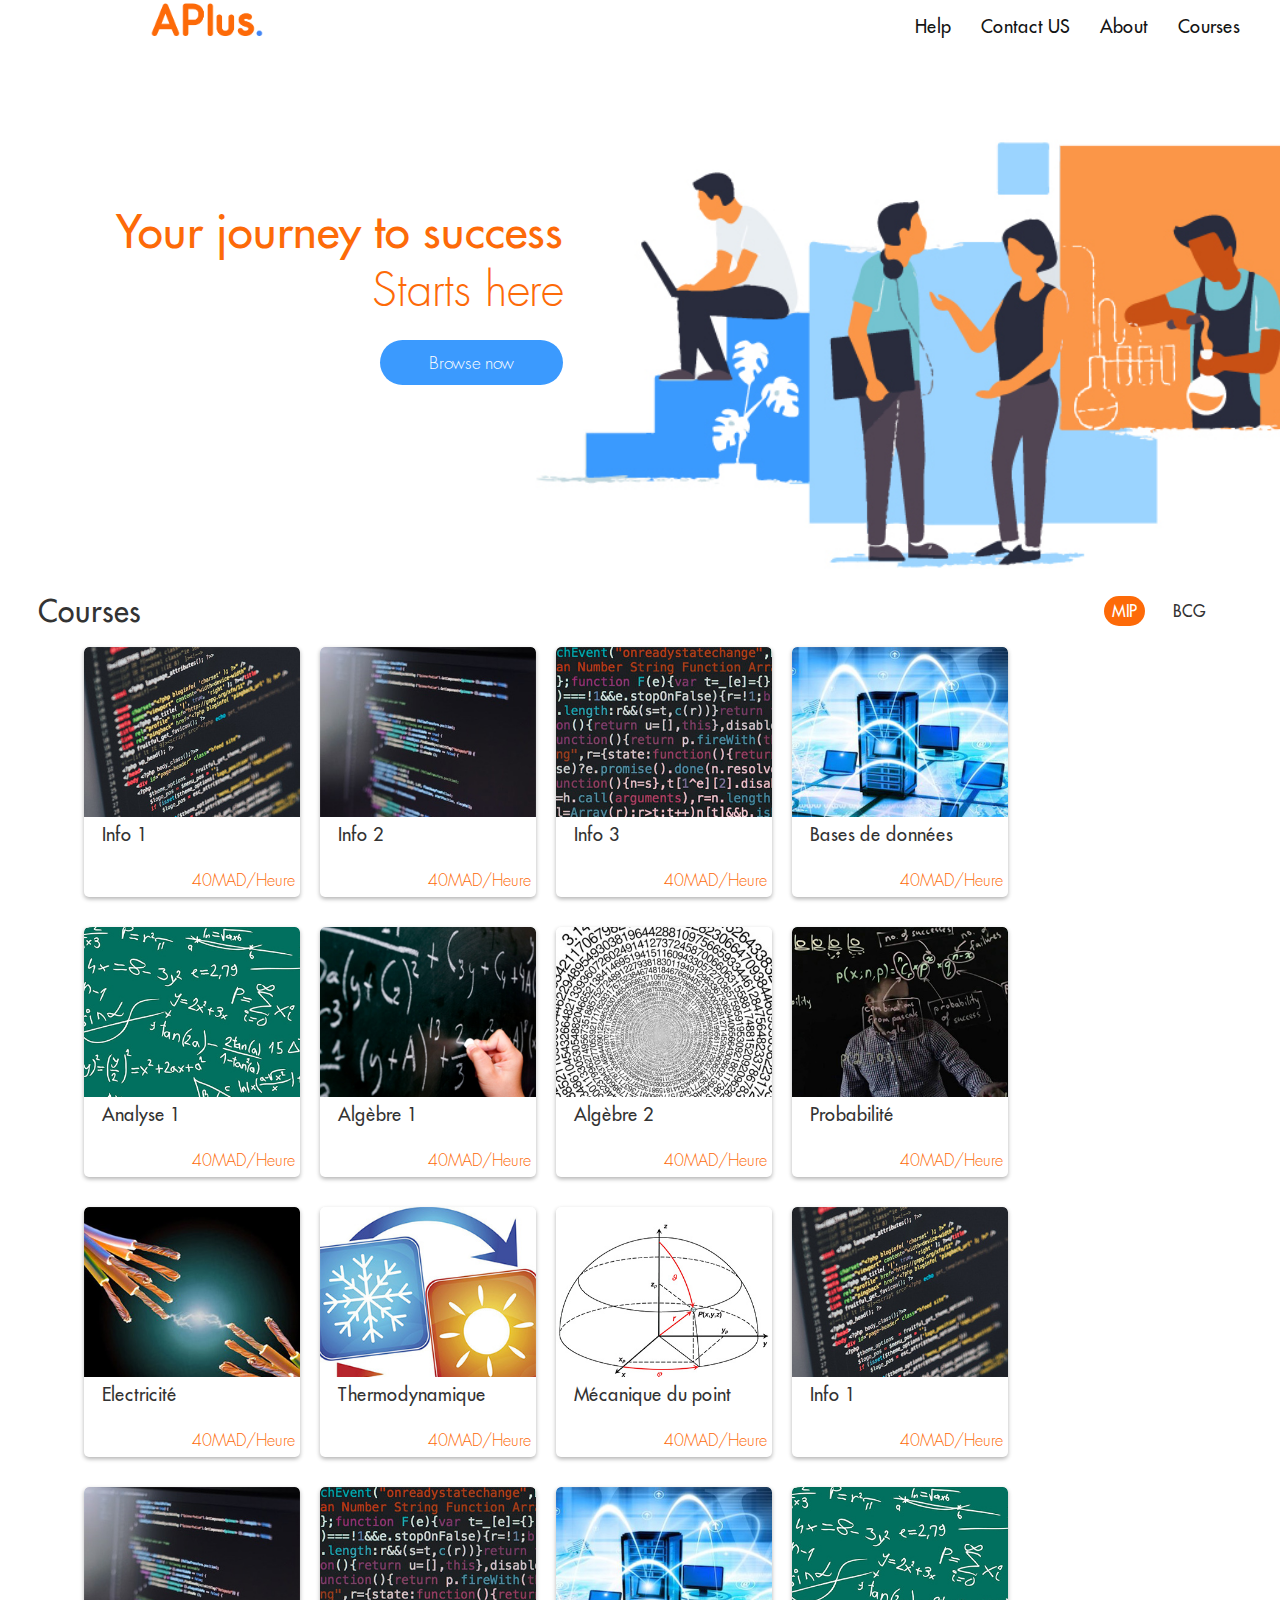
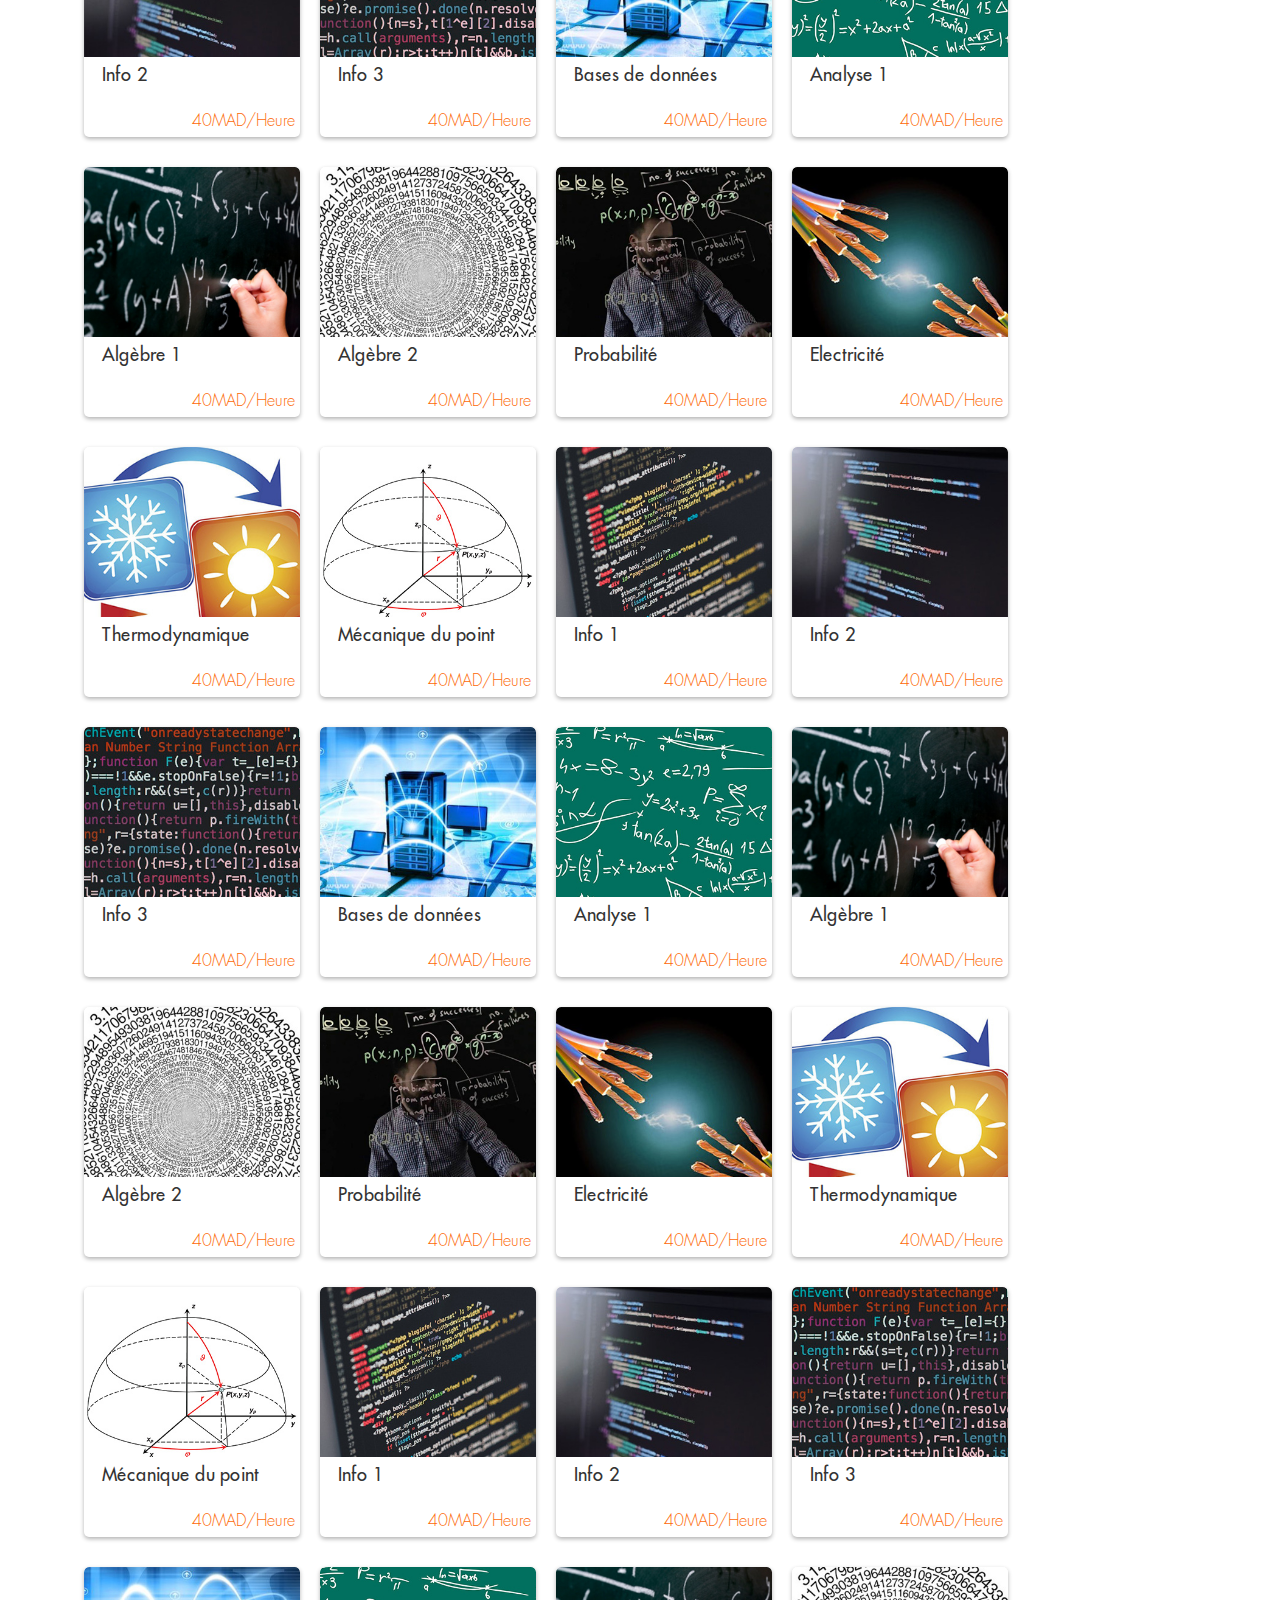
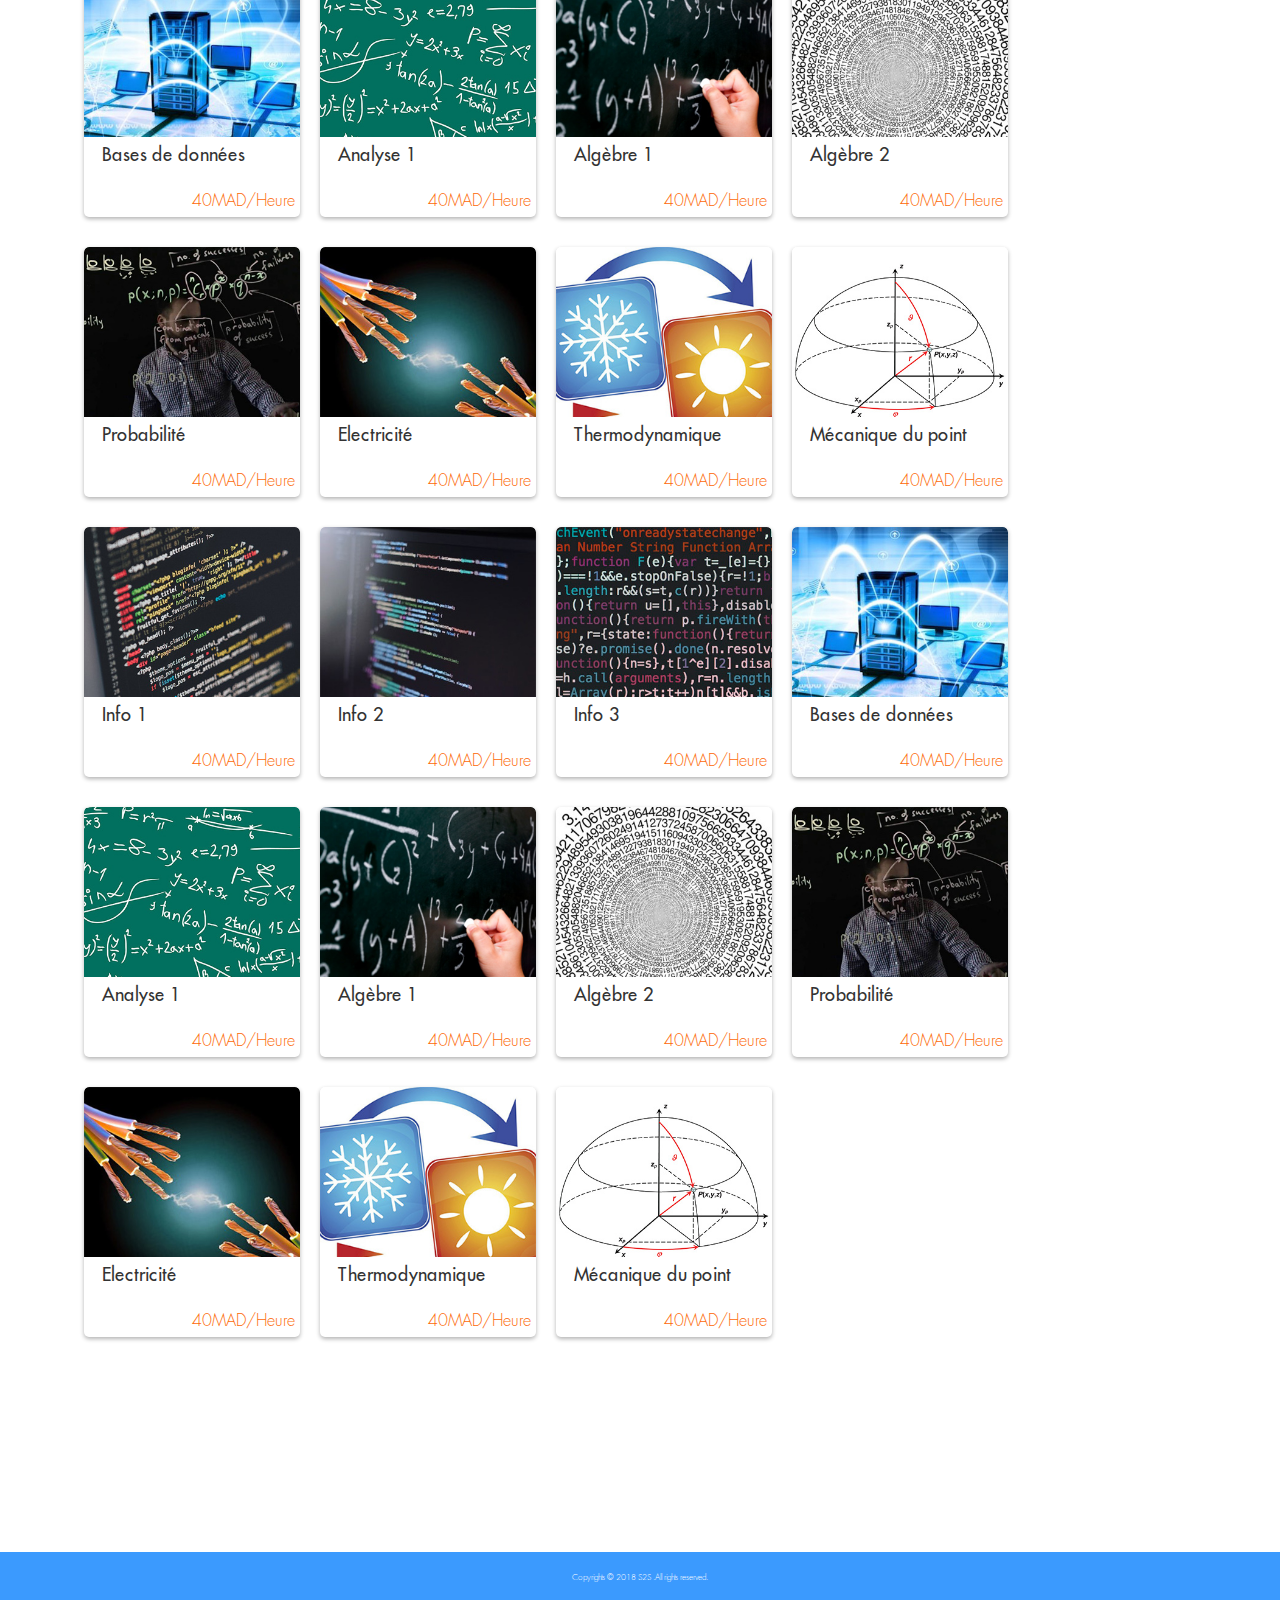
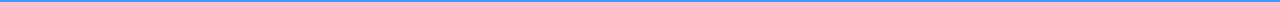
<file: index.html>
<!DOCTYPE html>
<html>
<head>
	<title>APlus</title>
	<meta charset="utf-8">
	<meta name="Viewport" content="width=device-width , initial-scale=1.0">
  <meta name="theme-color" content="#FD6A08">
	<link rel="stylesheet" type="text/css" href="./style.css">
	<link rel="stylesheet" type="text/css" href="./web_style.css">
  <link rel="icon" href="./icons/favicon.png">
</head>
<body>
	<div id="dark" class="hide"></div>
	<div id="content">
		
		<div id="navbar">
			<img id="menu-icon" height="20px" src="./icons/menu.png">
			   <div id="drop-down-menu">
			   	     <div class="categories-button" id="courses-button">
			   	     <span class="menu-title">Courses</span>
			   	     </div>
			   	     <div class="categories-button" id="about-button">
			   	     <span class="menu-title" >About</span>
			   	     </div>
			   	     <div class="categories-button" id="contact-button">
			   	     <span class="menu-title">Contact US</span>
			   	     </div>
			   	     <div class="categories-button" id="help-button">
			   	     <span class="menu-title">Help</span>
			   	     </div>
			    </div>
			
			<img id="s2s-logo-navbar" height="40px" src="./images/logo.png">
			<!-- <div id="search-bar" class="hide">
				<input type="text" name="search" placeholder="Recherche">
				<div id="search-results">
	        	
	        		
	        	
				</div>
			</div> -->
		</div>
	    <div id="main-content">
	     
	        <div id="banner">
	        <span id="bannerq_1">Your journey to success</span>
			<span id="bannerq_2">Starts here</span>
			<!-- <input type="text" id="searchbar" placeholder="Search" value="Hhhhhhhhh"> -->
	        <div id="browse" class="dark-button"><span class="button-label">Browse now</span></div>
	        </div>
<!--*************************courses*******************-->
	        	<div id="courses_titles">
	        		<span id="courses_title">Courses</span>
	        		<div>
	        		   <span id="mip-button" class="clicked">MIP</span>
					   <span id="bcg-button">BCG</span>
                       <span id="eco-button" class="hide">_</span>
	        		</div>
	        	</div>
<div id="courses-container">
	        

<!--****MIP****-->
<div id="MIP-container" >

</div>


<!--*****BCG****-->
<div id="bcg-container" >

</div>

<!--*****ECO****-->
<div id="eco-container" >

</div>
<!--********************************************************-->
</div>
<!--************course popup************-->
<div id="course-popup" class="hide">
	<img id="close-icon-course-popup" height="20px" src="./icons/close_black.png">
	<!-- <span id="course-popup-informations-title">Course informations</span> -->
	<div id="course-popup-thumbnail"></div>
	<div id="course-popup-details">
		<span id="course-popup-title">Info 1</span>
		<span class="course-popup-comment">-For informations about the pricing click on <span id="course-popup-help">Help</span>.</span>
    <span class="course-popup-comment">-For any additional informations please <span id="course-popup-contact">contact us</span>.</span>
	</div>
	<a id="course-popup-form-button-link" href="#"><div id="course-popup-form-button"><span>Register Now</span></div></a>
</div>

<!--about-->
       <div id="about" class="hide">
       	<span>About</span>
       	<img id="close-icon-about" height="20px" src="./icons/close.png">
       <div id="s2s_splash"></div>
       <div id="about_line"></div>
       <div id="about_line1"></div>
       <div id="discription">
       	<span class="discription">
 En tant qu'étudiants, nous savons tous qu'il est difficile de se lever tôt tous les jours pour aller en classe, le grand nombre de cours, le stress des tests et des examens, la pression d'être le meilleur. Au milieu de tous ces défis, nous nous retrouvons à chercher de l'aide auprès de différentes sources.
       </span>
       <span class="discription">
 D'après nos expériences personnelles, le moyen le plus rapide de comprendre un concept est quand vous avez un ami qui est le meilleur dans ce qu’il fait et qu’il siège avec vous pendant trois heures deux nuits avant un examen. Essentiellement, vous apprenez de son expérience comme si elle vous appartenait.
       </span>
       <span class="discription">
Notre mission est de rendre les meilleurs étudiants de notre université des amis de tout le monde.
       </span>
       <span class="discription">
Nos formateurs sont n'ont seulement spécialisé dans les modules qu’ils enseignent mais aussi familiarisé avec le système de leurs universités, comme ça nos clients vont apprendre de leurs expériences, et leurs astuces vont les aider pour valider leurs modules.
       </span>
       </div>
       	
       </div>
<!--Contact US-->
    <div id="contact" class="hide">
       <span id="section-contact">Contact</span>
       <img id="close-icon-contact" height="20px" src="./icons/close_black.png">
       <div class="social_media">
          <a href="http://www.facebook.com/aplus.ma/"><img class="contact-icon" height="40px" src="./icons/facebook.png"></a>
          <span>Facebook.com/aplus.ma</span>
       </div>
      <!-- <div class="social_media">
       	  <img class="contact-icon" height="40px" src="./icons/gmail.png">
          <span>s2student01@gmail.com</span>
       </div>-->
       <div class="social_media">
          <img class="contact-icon" height="40px" src="./icons/whatsapp.png">
          <span>0610129299</span>
       </div>
   </div>

<!--Help-->
       <div id="help" class="hide">
       	   <img id="close-icon-help" height="20px" src="./icons/close_black.png">
           <span id="help-section-title">Help</span>
           <span class="subsection-title">I - Registration</span>
           <div id="registration">
           	     <span>1 - Choose a course.</span>
           	     <span>2 - Click it.</span>
           	     <span>3 - Fill in the registration form.</span>
           	     <span style="font-size:15px" >- to register for multiple courses just select them all in the form.</span>
           	
           </div>
           <span class="subsection-title">II - Pricing</span>
           <div id="pricing">
           <span style="color: red">- The first hour of all subjects on this platform is free.</span><br>
           <span>- there are 4 packs, you can choose the pack you want in the form.</span><br>
           <table>
               <tr>
               	 <td class="t1">+ de 4 Personnes</td>
               	 <td class="t2">30Dhs/heure</td>
               </tr>
               <tr>
               	 <td class="t1">3 Personnes</td>
               	 <td class="t2">40Dhs/heure</td>
               </tr>
               <tr>
               	 <td class="t1">2 Personnes</td>
               	 <td class="t2">60Dhs/heure</td>
               </tr>
               <tr>
               	 <td class="t1">Individuel</td>
               	 <td class="t2">120Dhs/heure</td>
               </tr>
           </table>
           <span>- if you buy the 8hour pack, you get a 10% off.</span><br>
           <span>- if you chose the individual pack we will contact you to set up the time of the session right after filling the form.</span><br>
           <span>- if you chose one of the other packs we will contact you when a groupe is available.</span><br>
           <span>- you can contact us to change your pack anytime you want.</span><br>
           <span>- for any additional informations feel free to contact us.</span><br>
           </div>
       	
       </div>
<!--footer-->
      <div id="prefooter"></div>
	    <div id="footer" >
	    	<span id="Copyrights">Copyrights © 2018 S2S .All rights reserved.</span>
	    </div>


	</div>
<script type="text/javascript" src="main_script.js"></script>
</body>
      
</html>
</file>
<file: style.css>
*{
	box-sizing: border-box;
}
@font-face {
    font-family: Futura LT;
    src: url(FuturaLT-Light.ttf);
    font-weight: lighter;
}
@font-face {
    font-family: Futura LT;
    src: url(FuturaLT.ttf);
    font-weight: bold;
}

body{
	margin: 0;
}

a{
	text-decoration: none;
	color: inherit;
}

#content{
	position: relative;
	margin: none;
    height: auto;
}

#navbar{
	width: 100%;
	height: 51px;
	position: relative;
	background-color: white;
	margin: none;
	box-shadow: 0 4px 8px 0 rgba(0, 0, 0, 0.5);
}
#menu-icon{
	display: block;
	position: absolute;
	top: 15px;
	left: 15px;
	cursor: pointer;
}
#drop-down-menu{
	display: block;
	position: fixed;
	width: 75%;
	height: 100%;
	z-index: 2;
	left: -75%;
	background-color: #FD6A08;
	box-shadow: 0 4px 8px 0 rgba(0, 0, 0, 0.5);

}
.categories-button{
	width: 100%;
	height: 51px;
	text-decoration: center;
	cursor: pointer;

}
.categories-button:hover{
	background-color: white ;
}

#s2s-logo-navbar{
	display: block;
	position: relative;
	top: 5px;
    margin: auto;
}


#main-content{
	background-color: white;
	width: 100%;
}

#banner {
width: 100%;
height: 320px;
position: relative;
background-size: cover;
background-repeat: no-repeat;
background-image: url('./images/banner_mobile.jpg'); 
background-position: center;
}

#bannerq_1 , #bannerq_2{
	visibility: hidden;
	display: block;
	color: #FD6A08;
    position: absolute;
    font-family: "Futura LT";
    font-size: 20pt; 
    right:15%;
}


#bannerq_1{
top:100px;
font-weight: bold;
}

#bannerq_2{
top: 130px;
font-weight: lighter;
}

#banner #browse{
	visibility: hidden;
	display: block;
	border-radius: 50px;
	position: absolute;
	text-align: center;
	width: 183px;
	height: 45px;
	right: 56%;
	transform: translateX(56%);
	font-family: "Futura LT";
	font-size: 17px;
	color: white;
	cursor: pointer;
	background-color: #3B9AFE;
	top: 235px;
}

/***************courses*********************/

#courses-container{
	min-height: 500px;

}
#courses_titles{
	position: relative;
	width: 94%;
	margin: auto;
	margin-top: 10px;
}
#courses_titles #courses_title{
	position: relative;
	color: #333333;
	font-family: "Futura LT";
	font-size: 30px;
	font-weight: bold;
}
#courses_titles div{

position: absolute;
bottom: 10px;
right: 0;

}
#eco-button{
	width: 0 !important;
	margin-left: 0 !important;
	visibility: hidden;
}
#courses_titles #mip-button,#bcg-button,#eco-button{
font-family: "Futura LT";
font-weight: bold;
color: #333;
padding: 5px;
padding-left: 8px;
padding-right: 8px;
cursor: pointer;
}
#mip-button:hover,#bcg-button:hover,#eco-button:hover{
	background-color: #FB9648;
	border-radius: 50px;
	color: white !important;
}
#bcg-button,#eco-button{
margin-left: 16px;
}
.clicked{
background-color: #FD6A08 ;
border-radius: 50px;
color: white !important;
}
/********************course popup********************/
#course-popup{
	position: fixed;
	top: 0;
	width: 100%;
	height: 100%;
	background-color: white;
	opacity: 0;
    transition: opacity 200ms linear;
	z-index: 2;
}
#course-popup #course-popup-informations-title{
	display: block;
	color: #333333;
	font-family: "Futura LT";
	font-size: 25px;
	font-weight: bold;
	margin-left: 22px;
	margin-top: 50px;
}
#close-icon-course-popup{
	position: absolute;
	right: 10px;
	top: 10px;
	cursor: pointer;
}
#course-popup-thumbnail{
	width: 300px;
	height: 300px;
	margin: auto;
	margin-top: 50px;
	border-radius: 5px;
	box-shadow: 0 2px 4px 0 rgba(0, 0, 0, 0.3);
}
#course-popup-title{
	display: block;
	color: #333333;
	font-family: "Futura LT";
	font-size: 25px;
	font-weight: bold;
	margin-left: 30px;
	margin-top: 10px;
}
.course-popup-comment{
	display: block;
	color: #333333;
	font-family: "Futura LT";
	font-size: 15px;
	font-weight: lighter;
	margin-left: 30px;
	margin-top: 8px;
}
#course-popup-help,#course-popup-contact{
	color: #7CAE1A;
	cursor: pointer;
}
#course-popup-form-button{
	position: relative;
	display: block;
	border-radius: 50px;
	width: 300px;
	height: 45px;
	font-family: "Futura LT";
	font-size: 18px;
	font-weight: lighter;
	color: white;
	cursor: pointer;
	background-color: #FD6A08;
	margin: auto;
	margin-top: 15px;
}
#course-popup-form-button :hover{
font-size: 20px;
}
#course-popup-form-button span{
    position: absolute;
    top: 50%;
    left: 50%;
    transform: translate(-50%,-50%);

}

/******************background shade*******************/
#dark{
	position: fixed;
	background-color: rgb(0,0,0);
	opacity: 0;
	z-index: 2;
	width: 100%;
	height: 100%;
	transition: opacity 200ms linear;
	cursor: pointer;
}	

/**************about**************/
#about{
	position: absolute;
	width: 100%;
	background-color: #333333;
	padding-bottom : 50px;
	padding-top: 20px;
	top: 0;
	z-index: 3;
	opacity: 0;
    transition: opacity 200ms linear;
}
#close-icon-about{
	position: absolute;
	right: 10px;
	top: 10px;
	cursor: pointer;
}
#about span,#discription span{
	display: block;
	color: white;
	font-family: "Futura LT";
	font-size: 30px;
	font-weight: bold;
	margin-left: 25px;
}
#s2s_splash{
	width: 100%;
	height: 150px;
	background-size: cover;
    background-repeat: no-repeat;
    background-image: url('./images/logo.png'); 
    background-position: center;

}
#about_line{
	width: 94%;
	height: 3px;
	background-color: white;
	margin: auto;

}
#about .discription{
	display: block;
	color: white;
	font-family: "Futura LT";
	font-size: 15px;
	font-weight: lighter;
	margin-top: 25px;
	margin-left: 30px;
	margin-right: 20px;
}
/**********contact**************/
#contact{
	width: 100%;
	min-height: 700px;
	background-color: white;
	position: fixed;
	top: 0;
	z-index: 2;
	opacity: 0;
    transition: opacity 200ms linear;
}
#contact #section-contact{
	display: block;
	position: relative;
	color: #333333;
	font-family: "Futura LT";
	font-size: 30px;
	font-weight: bold;
	margin-left: 15px;
	margin-top: 30px;
	width: 33%;
	background-color: white;
	z-index: 2;
}
#close-icon-contact{
	position: absolute;
	top: 10px;
	right: 10px;
	cursor: pointer;
}
.social_media{
	position: relative;
	display: block;
	margin-left: 15px;
	margin-top: 15px;
}
.social_media span{
	font-family: "Futura LT";
	font-size: 17px;
	font-weight: bold;
	position: absolute;
	top: 50%;
	transform: translateY(-50%);
	left: 55px;
}
/***********Help***************/
#help{
	position: absolute;
	top: 0;
	width: 100%;
	background-color: white;
	opacity: 0;
    transition: opacity 200ms linear;
	z-index: 2;
}
#help #close-icon-help{
	position: absolute;
	top: 10px;
	right: 10px;
	cursor: pointer;
}
#help #help-section-title{
	display: block;
	color: #333333;
	font-family: "Futura LT";
	font-size: 30px;
	font-weight: bold;
	margin-left: 20px;
	margin-top: 15px;
}
.subsection-title{
	display: block;
	color: #7CAE1A;
	font-family: "Futura LT";
	font-size: 25px;
	font-weight: lighter;
	margin-left: 40px;
	margin-top: 15px;
	margin-bottom: 15px;
}

#registration span,#pricing span{
	display: block;
	color: #333333;
	font-family: "Futura LT";
	font-size: 18px;
	font-weight: lighter;
	margin-left: 60px;
	margin-top: 7px;
}

#pricing table{
	margin: auto;
	border-collapse: collapse;
	margin-bottom: 20px;
}
#pricing table td{
	height: 40px;
	border: #333 solid 1px;
	text-align: center;
	font-family: "Futura LT";
	font-size: 18px;
	font-weight: lighter;

}
#pricing table .t1{
   	width: 150px;
}
#pricing table .t2{
	width: 100px;
}


/***********footer***************/
#prefooter{
	width: 100%;
	height: 200px;
	clear: left;
}
/***/
#footer{
    background-color: #3B9AFE !important;
	position: relative;
	width: 100%;
	height: 50px;
	background-color: white;
	z-index: 1;

}

#Copyrights{
	display: block;
	position: absolute;
	transform: translate(-50%,-50%);
	left: 50%;
	top: 50%;
	font-family: "Futura LT";
	font-weight: lighter;
	font-size: 6pt;
	color: white;
	

}


/*********************menu animations****************************/

@-webkit-keyframes slide_left {
    from {left:0;}
    to {left: -75%;}
}
@keyframes slide_left {
    from {left:0;}
    to {left: -75%;}
}
@-webkit-keyframes slide_right {
    from {left:-75%;}
    to {left: 0;}
}
@keyframes slide_right {
    from {left:-75%;}
    to {left: 0;}
}
.hide{
		visibility: hidden !important;
}
.show{
	visibility: visible !important;
	height: 100%;
}

.fadein{
opacity: 0.5 !important;
}
.full-fadein{
opacity: 1 !important;
}
.fadeout{
opacity: 0;
}
.slide-right{
-webkit-animation: slide_right 300ms ease-in-out forwards;
animation: slide_right 300ms ease-in-out forwards;
}

.slide-left{
-webkit-animation: slide_left 300ms ease-in-out forwards;
animation: slide_left 300ms ease-in-out forwards;
}

/*******************************************************************/

.menu-title{
	display: block;
	padding-top: 15px;
	padding-bottom: 15px;
	position: relative;
	top:50%;
	transform: translateY(-50%);
	padding-left: 15px;
	font-family: "Futura LT";
	font-weight: bold;
	font-size: 18px;
	color: white;
}

.menu-title:hover{
	color: #141414;
}



.button-label{
	display: block;
	position: relative;
	top: 50%;
	transform: translateY(-50%);
}

.course{
	display: block;
	position: relative;
	background-color: white;
	width: 94%;
	height: 100px;
	margin: auto;
	margin-top: 15px;
	margin-bottom: 15px;
	box-shadow: 0 2px 4px 0 rgba(0, 0, 0, 0.3);
	border-radius: 5px;
	cursor: pointer;
}
.course-thumbnail{
	width: 100px;
	height: 100px;
	float: left;
	margin-right: 8px; 
	background-size: cover;
	border-radius: 5px 0 0 5px;
}
.course-details{
	height: 100px;
	position: relative;
	padding-left: 5px;
}
.thumbnail-img{
	height: 100px;
	width: 100px;
	border-radius: 5px 0 0 5px;
	position: center;
}
.course-title{
	display: block;
	font-family: "Futura LT";
	font-size: 18px;
	color: #333333;
	font-weight: bold;
	padding-top: 5px;
}

.course-price{
	font-family: "Futura LT";
	font-size: 16px;
	color: #FD6A08;
	position: absolute;
	right: 5px;
    bottom: 5px;
}

.course-title, .course-duration{
	margin-left: 8px;
}
 
.dark-button:hover{
opacity: 0.9;

}
</file>
<file: web_style.css>
@media screen and (min-width: 720px) {
/****************banner***************/
#navbar{
	position: absolute;
	top: 0px;
    background-color: transparent;
    z-index: 1;
    box-shadow: none;
}

#menu-icon{
	visibility: hidden;
}
#drop-down-menu{
	position: absolute;
	background-color: transparent;
	box-shadow: none;
	width: 100%;
	height: 51px;
	left: 0;
	z-index: unset;
}
.categories-button{
	float: right;
	width: auto;
	height: 51px;
}
.categories-button:hover{
	background-color: transparent;
}
#courses-button{
	margin-right: 40px;
}
.menu-title{
	margin-left: 30px;
	padding-left: 0;
	-webkit-transition: top 10ms;
	transition: top 10ms; 
	color: #141414;
}
.menu-title:hover{
	color: #FD6A08;
}
#s2s-logo-navbar{
	position: absolute;
    left:150px;
    top: 0;
    border-radius: 0 0 10% 10%;
}


#banner {
    width: 100%;
    height: 580px;
    background-image: url('./images/banner.jpg'); 
}

#bannerq_1 , #bannerq_2{
	visibility: visible;
    font-size: 34pt; 
    right: 56%;
}


#bannerq_1{
top:200px;
font-weight: bold;
}

#bannerq_2{
top: 260px;
font-weight: light;
}

#banner #browse{
	visibility: visible;
	top: 340px;
	transform: none;
}
/****************courses*******************/
#courses-container{
	width: 90%;
	margin: auto;
	
}
.course{

	width: 216px;
	height: 250px;
	float: left;
	margin-left: 20px;
}
.course-thumbnail{
	position: absolute;
	width: 216px;
	height: 170px;
	float: none;
	margin-right: 0; 
	background-size: cover;
	overflow: hidden;
	border-radius: 5px 5px 0 0;
}
.thumbnail-img{
	height: auto;
	width: 216px;
	-webkit-transition: width 200ms;
	transition: width 200ms ease-in-out; 
	border-radius: 5px 5px 0 0;
}
.thumbnail-img:hover{
	height: auto;
	width: 250px;
}
.course-details{
	position: absolute;
	bottom: 0;
	height: 80px;
	width: 100%;
	z-index: 1;
	padding-left: 0;
}
.course-title{
position: absolute;
left: 10px;
}
/*******course popup**********/
#course-popup{
	top: 52px;
	width: 350px;
	height: 550px;
	left: 50%;
	transform: translateX(-50%);
	border-radius: 1%;
}
/*********about************/
#about{
	
	width: 70%;
	height: 700px;
	left: 50%;
    transform: translateX(-50%);
	padding-bottom : 50px;
	padding-top: 20px;
	top: 52px;
	border-radius: 1%;
  
}
#s2s_splash{
	width: 50%;
    position: absolute;
    top: 306px;

}
#about_line{
	visibility: hidden;
}
#about_line1{
	background-color: white;
	width: 3px;
	height:422px;
	position: absolute;
	top: 200px;
	left: 50%;
}
#discription{
	width: 50%;
	position: absolute;
	left: 50%;
	top: 170px;
}
/*********help************/
#help{
	top: 52px;
	width: 70%;
	height: auto;
	left: 50%;
	transform: translateX(-50%);
	padding-bottom : 50px;
	padding-top: 20px;
	top: 52px;
	border-radius: 1%;
}
/*********contact************/
#contact{
	position: absolute;
	top: 52px;
	width: 400px;
	min-height: 500px;
	height: 300px;
	left: 50%;
	transform: translateX(-50%);
	padding-bottom : 50px;
	padding-top: 20px;
	border-radius: 1%;
}
/***********************************************/
#footer{
	clear: left;
}


}
</file>
